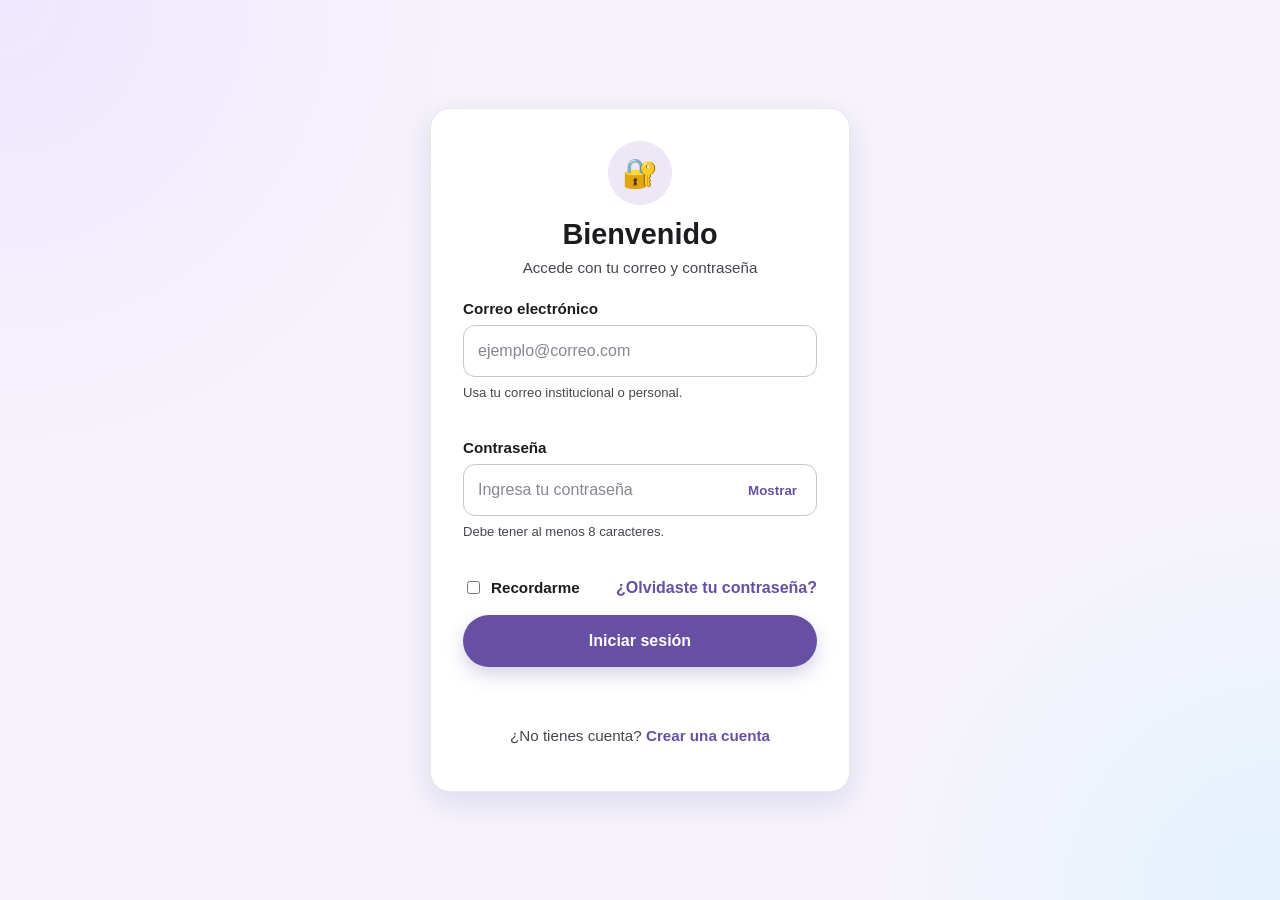
<file: index.html>
<!DOCTYPE html>
<html lang="es">
<head>
  <meta charset="UTF-8" />
  <meta name="viewport" content="width=device-width, initial-scale=1.0" />
  <title>Iniciar sesión</title>
  <link rel="stylesheet" href="asset/css/styles.css" />
</head>
<body>
  <main class="login-page" aria-labelledby="login-title">
    <section class="login-card" aria-label="Formulario de acceso">
      <header class="login-header">
        <div class="brand-badge" aria-hidden="true">🔐</div>
        <h1 id="login-title">Bienvenido</h1>
        <p class="subtitle">Accede con tu correo y contraseña</p>
      </header>

      <form id="loginForm" class="login-form" novalidate>
        <div class="form-group">
          <label for="email">Correo electrónico</label>
          <input
            type="email"
            id="email"
            name="email"
            inputmode="email"
            autocomplete="email"
            placeholder="ejemplo@correo.com"
            aria-describedby="emailHelp emailError"
            required
          />
          <small id="emailHelp" class="helper-text">Usa tu correo institucional o personal.</small>
          <small id="emailError" class="error-text" aria-live="polite"></small>
        </div>

        <div class="form-group">
          <label for="password">Contraseña</label>
          <div class="password-wrapper">
            <input
              type="password"
              id="password"
              name="password"
              autocomplete="current-password"
              placeholder="Ingresa tu contraseña"
              aria-describedby="passwordHelp passwordError"
              required
              minlength="8"
            />
            <button
              type="button"
              class="toggle-password"
              id="togglePassword"
              aria-label="Mostrar contraseña"
              aria-pressed="false"
            >
              Mostrar
            </button>
          </div>
          <small id="passwordHelp" class="helper-text">Debe tener al menos 8 caracteres.</small>
          <small id="passwordError" class="error-text" aria-live="polite"></small>
        </div>

        <div class="form-options">
          <label class="checkbox-label">
            <input type="checkbox" name="remember" />
            <span>Recordarme</span>
          </label>

          <a href="request_code.html" class="link">¿Olvidaste tu contraseña?</a>
        </div>

        <button type="submit" class="btn-primary" id="submitBtn">
          <span class="btn-text">Iniciar sesión</span>
        </button>

        <p id="formMessage" class="form-message" aria-live="polite"></p>
      </form>

      <footer class="login-footer">
        <p>¿No tienes cuenta? <a href="register.html" class="link">Crear una cuenta</a></p>
      </footer>
    </section>
  </main>

  <script src="asset/js/login.js"></script>
</body>
</html>
</file>
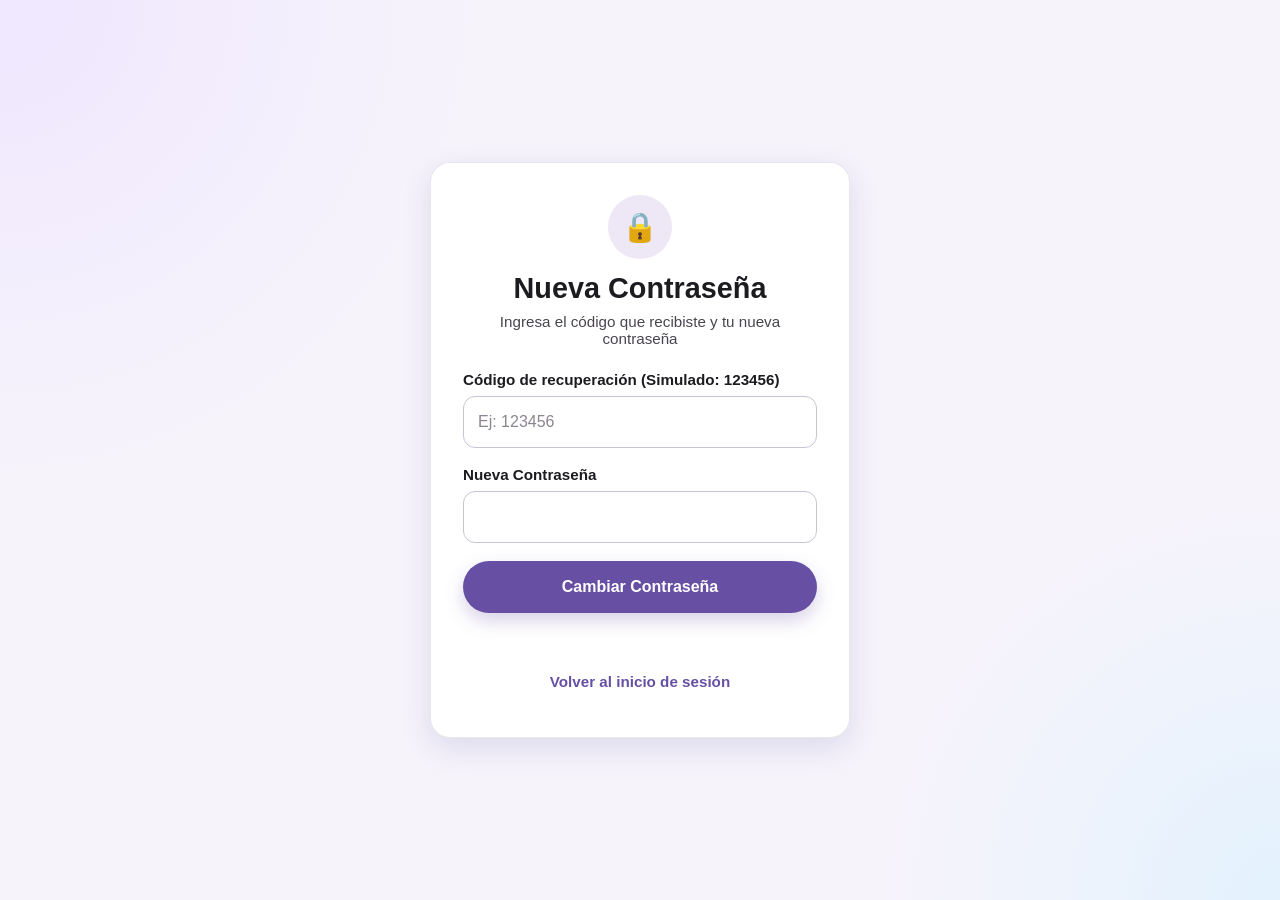
<file: change_password.html>
<html lang="es">

<head>
    <meta charset="UTF-8" />
    <meta name="viewport" content="width=device-width, initial-scale=1.0" />
    <title>Cambiar Contraseña</title>
    <link rel="stylesheet" href="asset/css/styles.css" />
</head>

<body>
    <main class="login-page">
        <section class="login-card">
            <header class="login-header">
                <div class="brand-badge" aria-hidden="true">🔒</div>
                <h1>Nueva Contraseña</h1>
                <p class="subtitle">Ingresa el código que recibiste y tu nueva contraseña</p>
            </header>

            <form id="changePasswordForm" class="login-form">
                <div class="form-group">
                    <label for="token">Código de recuperación (Simulado: 123456)</label>
                    <input type="text" id="token" name="token" required placeholder="Ej: 123456" />
                </div>

                <div class="form-group">
                    <label for="new_password">Nueva Contraseña</label>
                    <input type="password" id="new_password" name="new_password" required />
                </div>

                <button type="submit" class="btn-primary">
                    <span class="btn-text">Cambiar Contraseña</span>
                </button>

                <p id="formMessage" class="form-message"></p>
            </form>

            <footer class="login-footer">
                <p><a href="index.html" class="link">Volver al inicio de sesión</a></p>
            </footer>
        </section>
    </main>

    <script src="asset/js/change_password.js"></script>
</body>

</html>
</file>
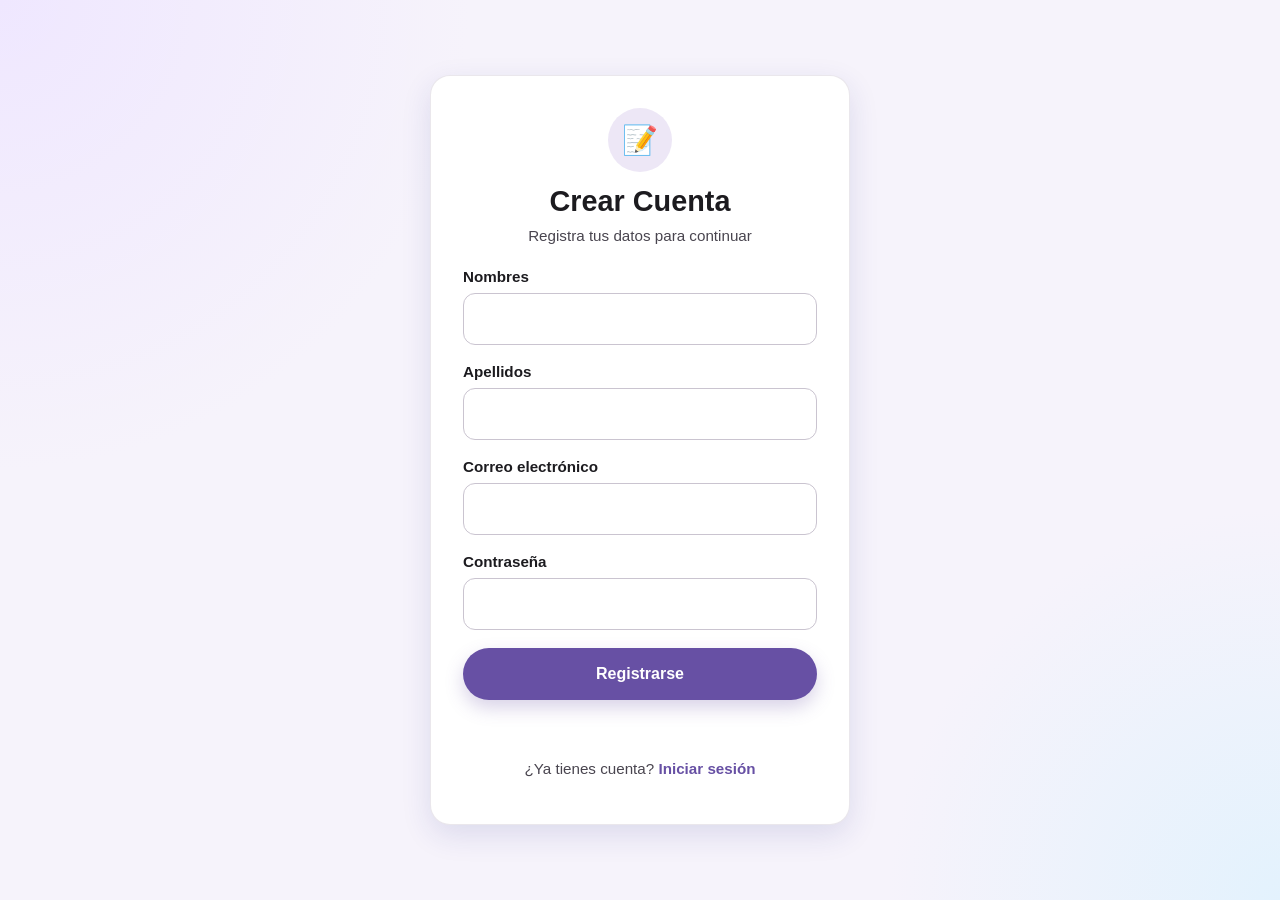
<file: register.html>
<html lang="es">
<head>
  <meta charset="UTF-8" />
  <meta name="viewport" content="width=device-width, initial-scale=1.0" />
  <title>Crear una cuenta</title>
  <link rel="stylesheet" href="asset/css/styles.css" />
</head>
<body>
  <main class="login-page">
    <section class="login-card">
      <header class="login-header">
        <div class="brand-badge" aria-hidden="true">📝</div>
        <h1>Crear Cuenta</h1>
        <p class="subtitle">Registra tus datos para continuar</p>
      </header>

      <form id="registerForm" class="login-form">
        <div class="form-group">
          <label for="nombres">Nombres</label>
          <input type="text" id="nombres" name="nombres" required />
        </div>
        
        <div class="form-group">
          <label for="apellidos">Apellidos</label>
          <input type="text" id="apellidos" name="apellidos" required />
        </div>

        <div class="form-group">
          <label for="email">Correo electrónico</label>
          <input type="email" id="email" name="email" required />
        </div>

        <div class="form-group">
          <label for="password">Contraseña</label>
          <input type="password" id="password" name="password" required />
        </div>

        <button type="submit" class="btn-primary">
          <span class="btn-text">Registrarse</span>
        </button>

        <p id="formMessage" class="form-message"></p>
      </form>

      <footer class="login-footer">
        <p>¿Ya tienes cuenta? <a href="index.html" class="link">Iniciar sesión</a></p>
      </footer>
    </section>
  </main>

  <script src="asset/js/register.js"></script>
</body>
</html>
</file>
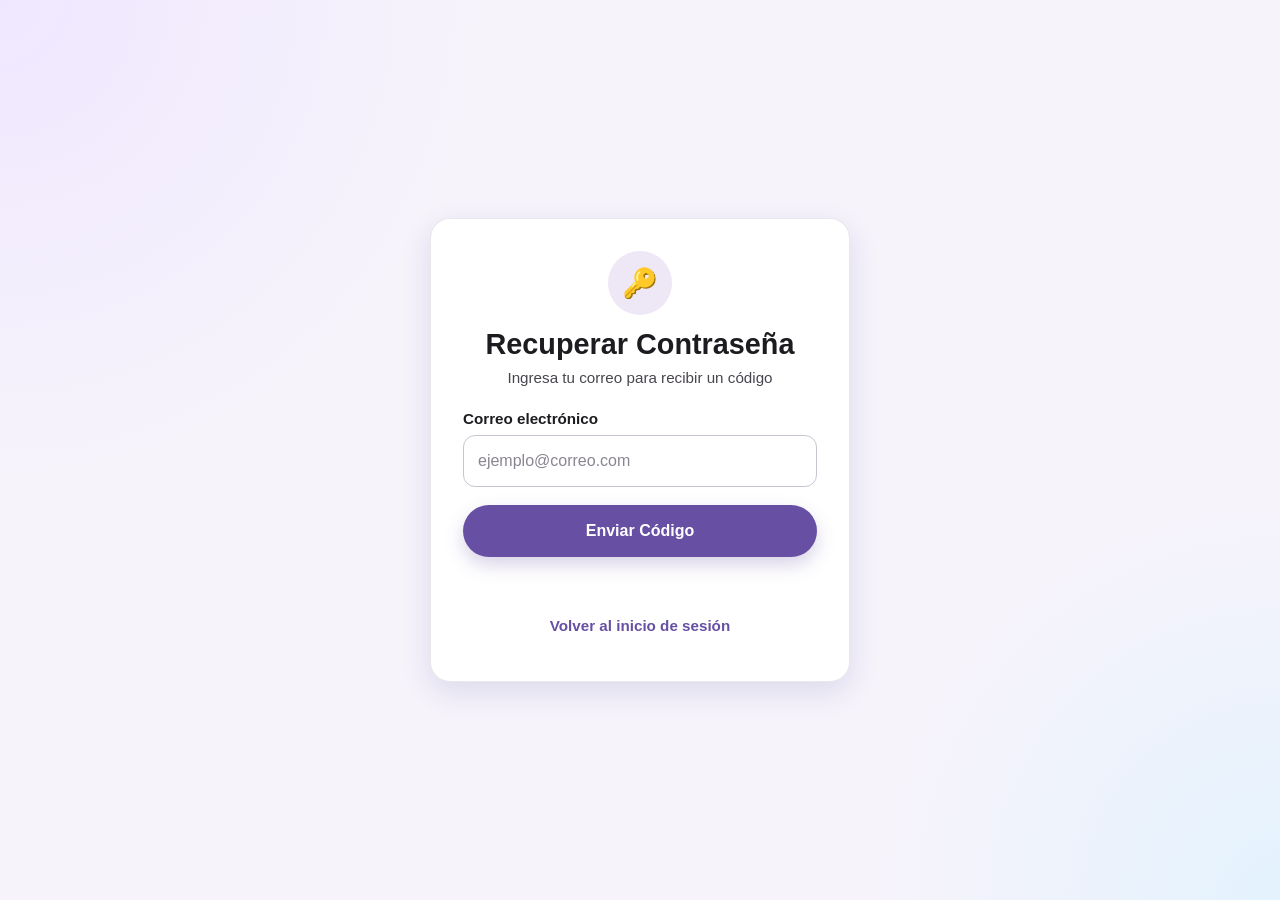
<file: request_code.html>
<html lang="es">
<head>
  <meta charset="UTF-8" />
  <meta name="viewport" content="width=device-width, initial-scale=1.0" />
  <title>Recuperar Contraseña</title>
  <link rel="stylesheet" href="asset/css/styles.css" />
</head>
<body>
  <main class="login-page">
    <section class="login-card">
      <header class="login-header">
        <div class="brand-badge" aria-hidden="true">🔑</div>
        <h1>Recuperar Contraseña</h1>
        <p class="subtitle">Ingresa tu correo para recibir un código</p>
      </header>

      <form id="requestCodeForm" class="login-form">
        <div class="form-group">
          <label for="email">Correo electrónico</label>
          <input type="email" id="email" name="email" required placeholder="ejemplo@correo.com" />
        </div>

        <button type="submit" class="btn-primary">
          <span class="btn-text">Enviar Código</span>
        </button>

        <p id="formMessage" class="form-message"></p>
      </form>

      <footer class="login-footer">
        <p><a href="index.html" class="link">Volver al inicio de sesión</a></p>
      </footer>
    </section>
  </main>

  <script src="asset/js/request_code.js"></script>
</body>
</html>
</file>
<file: asset/css/styles.css>
:root {
  --primary: #6750a4;
  --primary-hover: #5b4692;
  --primary-soft: #ede7f6;
  --surface: #ffffff;
  --background: #f6f3fb;
  --text: #1c1b1f;
  --text-secondary: #49454f;
  --border: #cac4d0;
  --error: #b3261e;
  --success: #146c2e;
  --focus: #7c4dff;
  --shadow: 0 10px 30px rgba(31, 38, 135, 0.12);
  --radius: 20px;
  --radius-sm: 12px;
  --transition: 0.25s ease;
  --font: Inter, Roboto, "Segoe UI", sans-serif;
}

* {
  box-sizing: border-box;
}

html {
  font-size: 16px;
}

body {
  margin: 0;
  font-family: var(--font);
  color: var(--text);
  background:
    radial-gradient(circle at top left, #efe7ff 0%, transparent 30%),
    radial-gradient(circle at bottom right, #e3f2fd 0%, transparent 25%),
    var(--background);
  min-height: 100vh;
}

.login-page {
  min-height: 100vh;
  display: grid;
  place-items: center;
  padding: 24px;
}

.login-card {
  width: 100%;
  max-width: 420px;
  background: var(--surface);
  border-radius: var(--radius);
  box-shadow: var(--shadow);
  padding: 32px;
  border: 1px solid rgba(202, 196, 208, 0.4);
}

.login-header {
  text-align: center;
  margin-bottom: 24px;
}

.brand-badge {
  width: 64px;
  height: 64px;
  margin: 0 auto 12px;
  display: grid;
  place-items: center;
  background: var(--primary-soft);
  border-radius: 50%;
  font-size: 1.8rem;
}

.login-header h1 {
  margin: 0 0 8px;
  font-size: 1.8rem;
  line-height: 1.2;
}

.subtitle {
  margin: 0;
  color: var(--text-secondary);
  font-size: 0.95rem;
}

.login-form {
  display: grid;
  gap: 18px;
}

.form-group {
  display: grid;
  gap: 8px;
}

label {
  font-size: 0.95rem;
  font-weight: 600;
}

input[type="email"],
input[type="password"],
input[type="text"] {
  width: 100%;
  min-height: 52px;
  border: 1px solid var(--border);
  border-radius: var(--radius-sm);
  padding: 0 14px;
  font-size: 1rem;
  color: var(--text);
  background: #fff;
  transition: border-color var(--transition), box-shadow var(--transition), background var(--transition);
}

input::placeholder {
  color: #8a8591;
}

input:focus {
  outline: none;
  border-color: var(--focus);
  box-shadow: 0 0 0 4px rgba(124, 77, 255, 0.14);
}

.password-wrapper {
  position: relative;
}

.password-wrapper input {
  padding-right: 96px;
}

.toggle-password {
  position: absolute;
  top: 50%;
  right: 10px;
  transform: translateY(-50%);
  border: none;
  background: transparent;
  color: var(--primary);
  font-weight: 600;
  cursor: pointer;
  padding: 8px 10px;
  border-radius: 8px;
}

.toggle-password:hover,
.toggle-password:focus {
  background: rgba(103, 80, 164, 0.08);
  outline: none;
}

.helper-text {
  color: var(--text-secondary);
  font-size: 0.82rem;
}

.error-text {
  color: var(--error);
  font-size: 0.82rem;
  min-height: 1em;
}

.form-options {
  display: flex;
  align-items: center;
  justify-content: space-between;
  gap: 12px;
  flex-wrap: wrap;
}

.checkbox-label {
  display: inline-flex;
  align-items: center;
  gap: 8px;
  cursor: pointer;
  font-size: 0.95rem;
}

.checkbox-label input {
  accent-color: var(--primary);
}

.link {
  color: var(--primary);
  text-decoration: none;
  font-weight: 600;
}

.link:hover,
.link:focus {
  text-decoration: underline;
  outline: none;
}

.btn-primary {
  min-height: 52px;
  border: none;
  border-radius: 999px;
  background: var(--primary);
  color: white;
  font-size: 1rem;
  font-weight: 700;
  cursor: pointer;
  transition: background var(--transition), transform var(--transition), box-shadow var(--transition);
  box-shadow: 0 8px 18px rgba(103, 80, 164, 0.25);
}

.btn-primary:hover {
  background: var(--primary-hover);
}

.btn-primary:active {
  transform: scale(0.98);
}

.btn-primary:focus {
  outline: none;
  box-shadow: 0 0 0 4px rgba(124, 77, 255, 0.18);
}

.btn-primary:disabled {
  opacity: 0.7;
  cursor: not-allowed;
}

.form-message {
  margin: 0;
  min-height: 1.2em;
  font-size: 0.92rem;
  font-weight: 600;
}

.form-message.success {
  color: var(--success);
}

.form-message.error {
  color: var(--error);
}

.input-error {
  border-color: var(--error) !important;
  box-shadow: 0 0 0 4px rgba(179, 38, 30, 0.12);
}

.login-footer {
  margin-top: 24px;
  text-align: center;
  color: var(--text-secondary);
  font-size: 0.95rem;
}

@media (max-width: 480px) {
  .login-card {
    padding: 24px 20px;
  }

  .login-header h1 {
    font-size: 1.5rem;
  }

  .form-options {
    flex-direction: column;
    align-items: flex-start;
  }
}

@media (prefers-reduced-motion: reduce) {
  * {
    transition: none !important;
    scroll-behavior: auto !important;
  }
}
</file>
